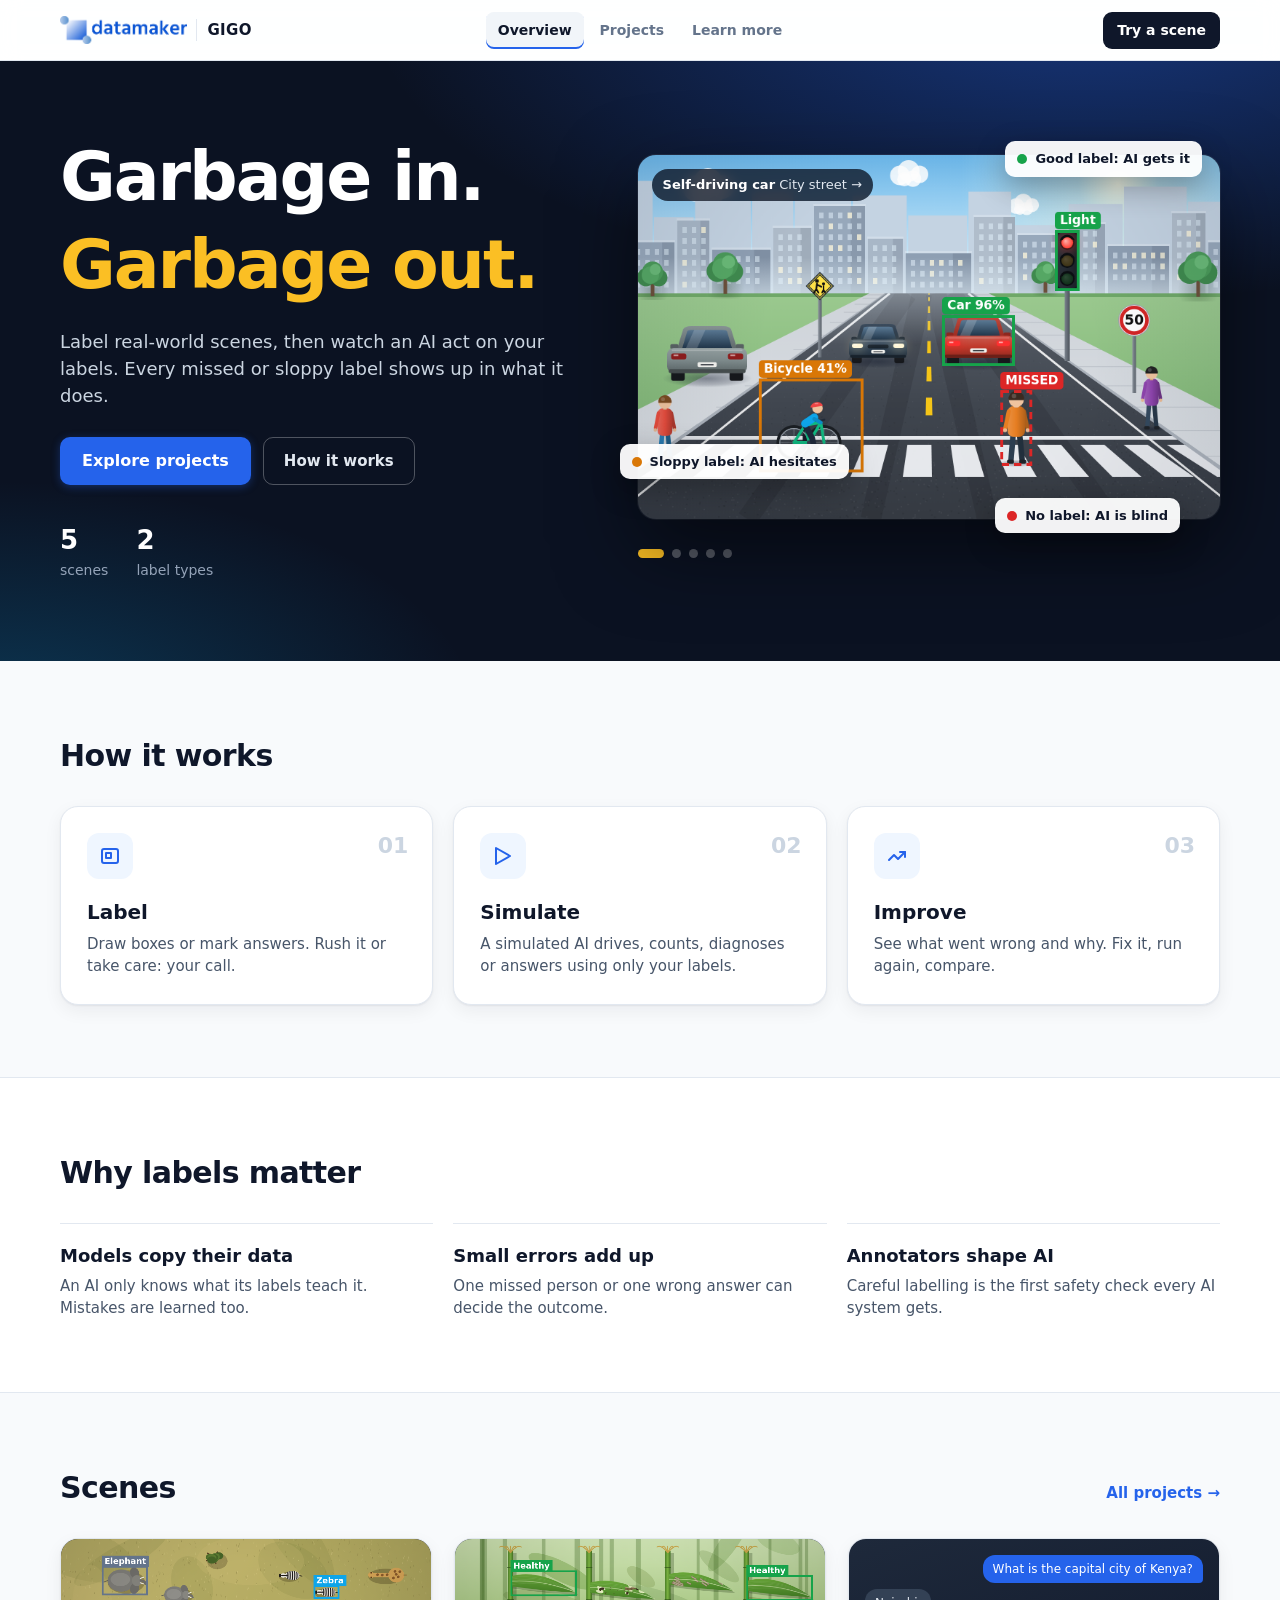
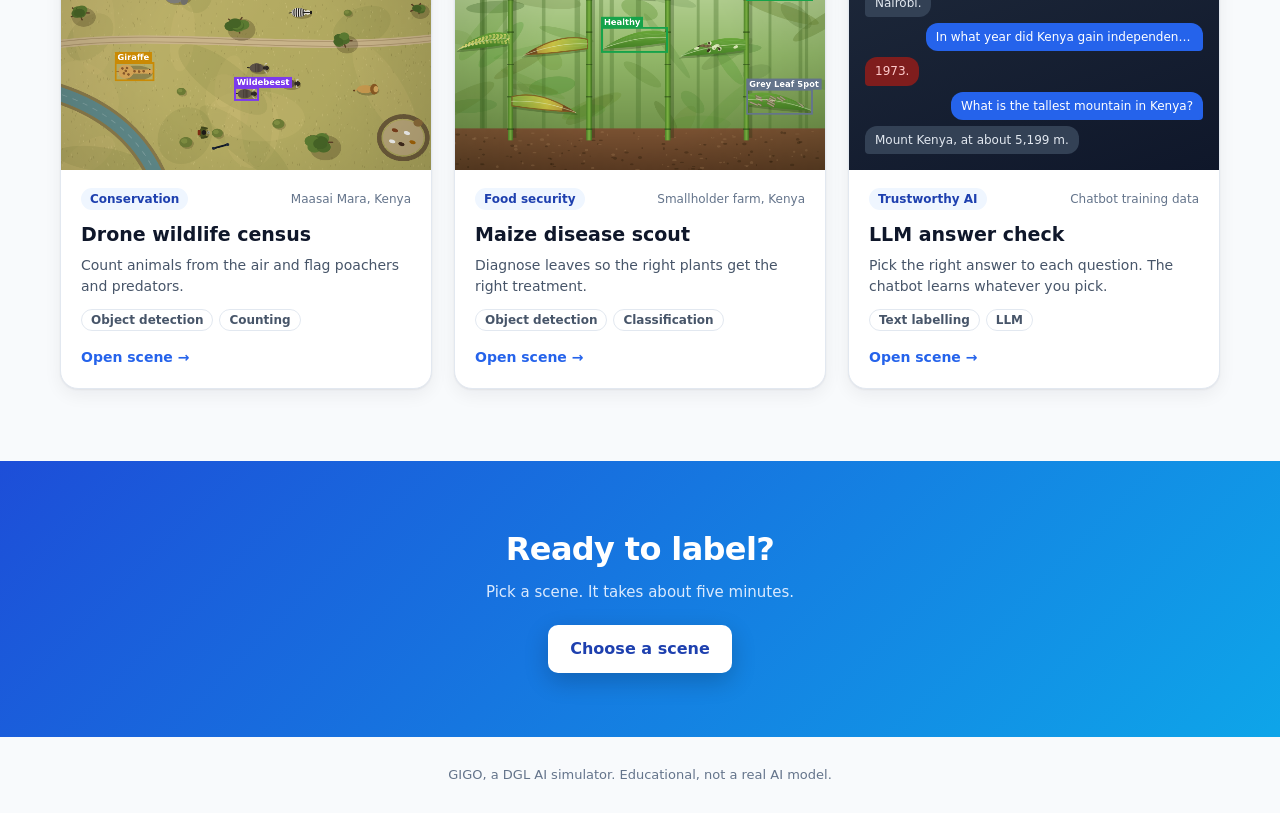
<file: index.html>
<!doctype html>
<html lang="en">
<head>
<meta charset="utf-8">
<meta name="viewport" content="width=device-width, initial-scale=1">
<link rel="icon" type="image/png" href="assets/favicon.png">
<link rel="apple-touch-icon" href="assets/favicon.png">
<title>GIGO – Train the AI, See Results in Realtime</title>
<meta name="description" content="Label data, then watch an AI act on it. A hands-on simulator for AI data annotation.">
<link rel="stylesheet" href="css/styles.css">
<link rel="stylesheet" href="css/site.css">
</head>
<body class="site">
<script src="js/nav.js"></script>

<main>
  <section class="hero">
    <div class="hero-in">
      <div class="hero-copy">
        <h1>Garbage in.<br><span>Garbage out.</span></h1>
        <p class="lead">Label real-world scenes, then watch an AI act on your labels. Every missed or sloppy label shows up in what it does.</p>
        <div class="hero-ctas">
          <a class="btn primary" href="projects.html">Explore projects</a>
          <a class="btn ghost-light" href="#how">How it works</a>
        </div>
        <ul class="hero-facts">
          <li><b>5</b> scenes</li>
          <li><b>2</b> label types</li>
        </ul>
      </div>
      <figure class="hero-visual" aria-roledescription="carousel" aria-label="Scenes">
        <div class="hs-stage"></div>
        <a class="hs-label" href="play.html"></a>
        <figcaption class="float f1"><i class="dot ok"></i>Good label: AI gets it</figcaption>
        <figcaption class="float f2"><i class="dot warn"></i>Sloppy label: AI hesitates</figcaption>
        <figcaption class="float f3"><i class="dot bad"></i>No label: AI is blind</figcaption>
        <div class="hs-dots"></div>
      </figure>
    </div>
  </section>

  <section class="sect" id="how">
    <div class="band-in">
      <h2 class="sec-title">How it works</h2>
      <div class="hero-cards">
        <article class="hcard">
          <span class="hc-icon" aria-hidden="true"><svg viewBox="0 0 24 24"><rect x="4" y="5" width="16" height="14" rx="2"/><path d="M8 9h5v5H8z"/></svg></span>
          <span class="hc-step">01</span>
          <h3>Label</h3>
          <p>Draw boxes or mark answers. Rush it or take care: your call.</p>
        </article>
        <article class="hcard">
          <span class="hc-icon" aria-hidden="true"><svg viewBox="0 0 24 24"><path d="M5 4l14 8-14 8z"/></svg></span>
          <span class="hc-step">02</span>
          <h3>Simulate</h3>
          <p>A simulated AI drives, counts, diagnoses or answers using only your labels.</p>
        </article>
        <article class="hcard">
          <span class="hc-icon" aria-hidden="true"><svg viewBox="0 0 24 24"><path d="M4 16l5-5 4 4 7-7"/><path d="M15 8h5v5"/></svg></span>
          <span class="hc-step">03</span>
          <h3>Improve</h3>
          <p>See what went wrong and why. Fix it, run again, compare.</p>
        </article>
      </div>
    </div>
  </section>

  <section class="sect alt">
    <div class="band-in">
      <h2 class="sec-title">Why labels matter</h2>
      <div class="why-grid">
        <article class="wcard"><h3>Models copy their data</h3><p>An AI only knows what its labels teach it. Mistakes are learned too.</p></article>
        <article class="wcard"><h3>Small errors add up</h3><p>One missed person or one wrong answer can decide the outcome.</p></article>
        <article class="wcard"><h3>Annotators shape AI</h3><p>Careful labelling is the first safety check every AI system gets.</p></article>
      </div>
    </div>
  </section>

  <section class="sect">
    <div class="band-in">
      <div class="sec-head">
        <h2 class="sec-title">Scenes</h2>
        <a class="more" href="projects.html">All projects &rarr;</a>
      </div>
      <div id="teaser" class="gallery"></div>
    </div>
  </section>

  <section class="cta-band">
    <div class="band-in">
      <h2>Ready to label?</h2>
      <p>Pick a scene. It takes about five minutes.</p>
      <a class="btn primary" href="projects.html">Choose a scene</a>
    </div>
  </section>
</main>

<footer class="site-foot"><p>GIGO, a DGL AI simulator. Educational, not a real AI model.</p></footer>

<script src="js/config.js"></script>
<script src="js/scene.js"></script>
<script src="js/warehouse.js"></script>
<script src="js/drone.js"></script>
<script src="js/crop.js"></script>
<script src="js/llm.js"></script>
<script src="js/gallery.js"></script>
<script src="js/hero.js"></script>
<script>
  (function (G) {
    G.renderGallery(document.getElementById('teaser'), ['drone', 'crop', 'llm']);
    G.initHero(document.querySelector('.hero-visual'));
  })(window.GIGO);
</script>
</body>
</html>
</file>
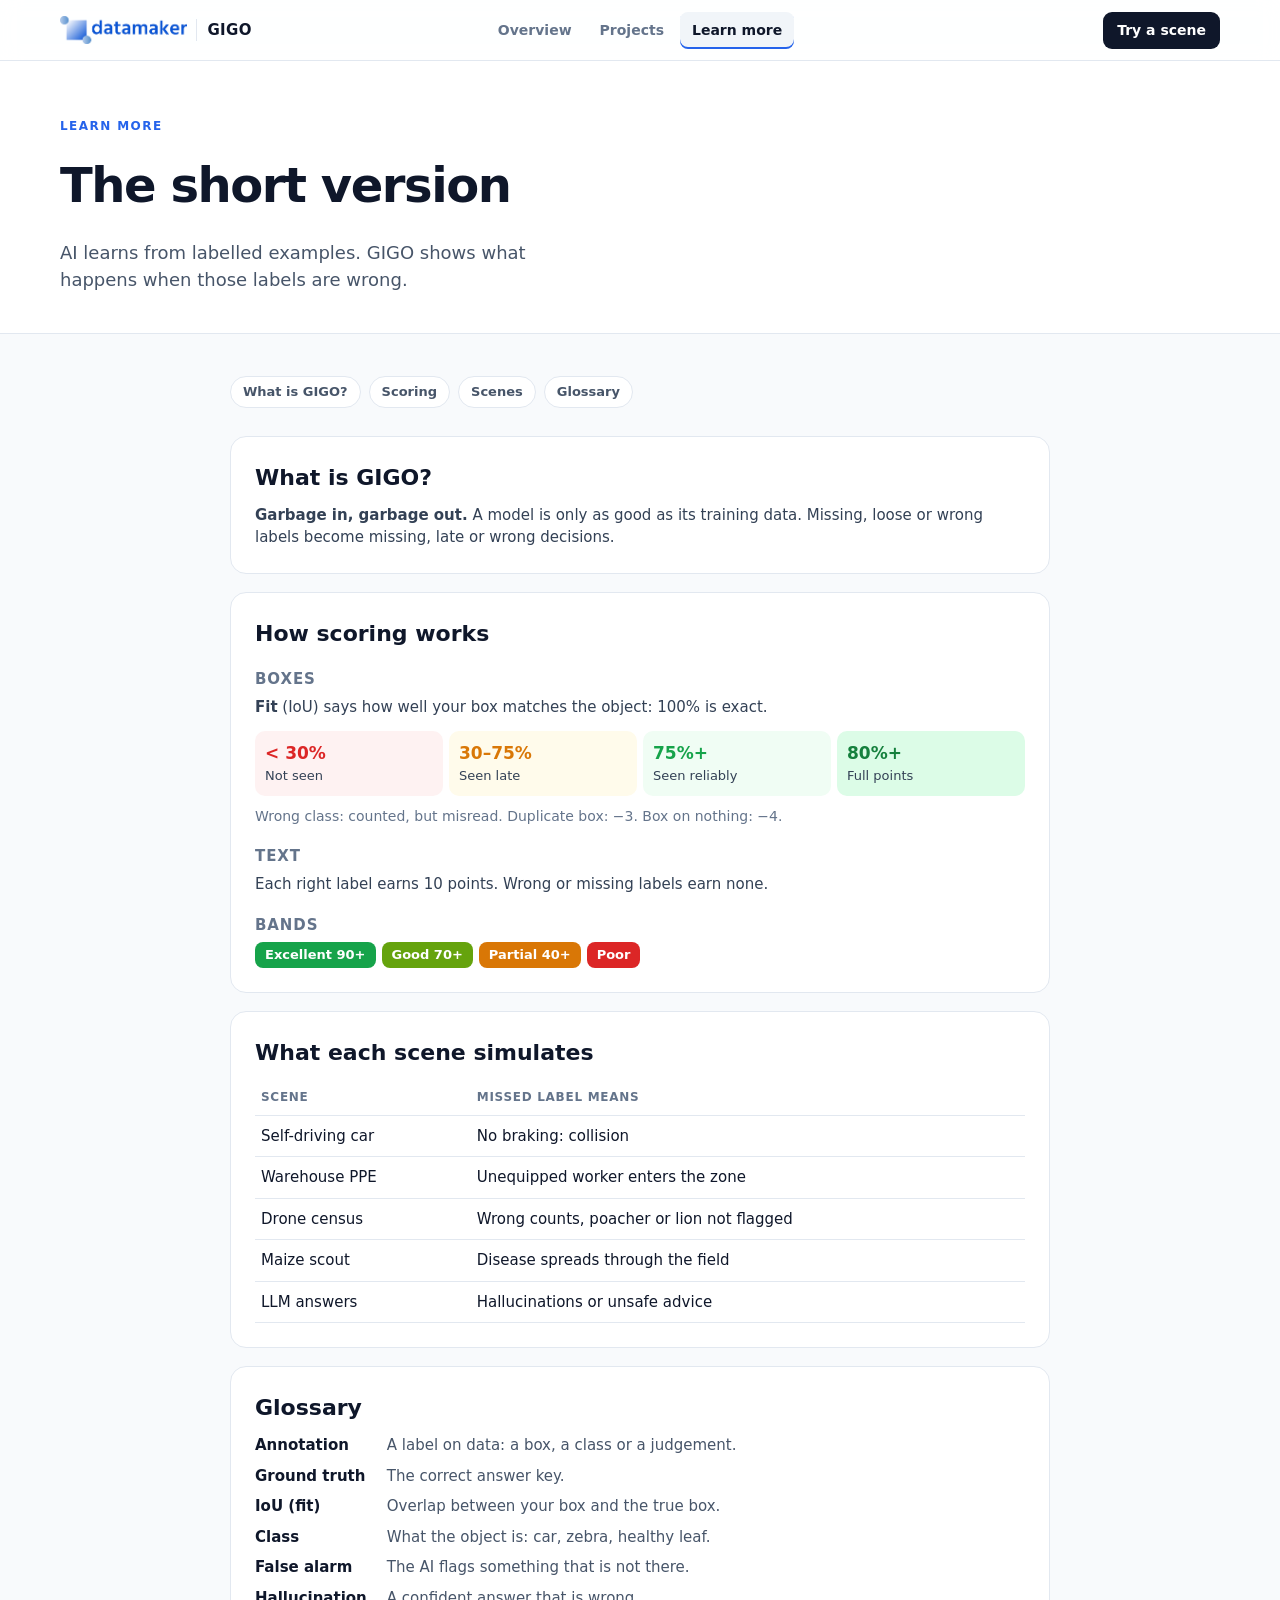
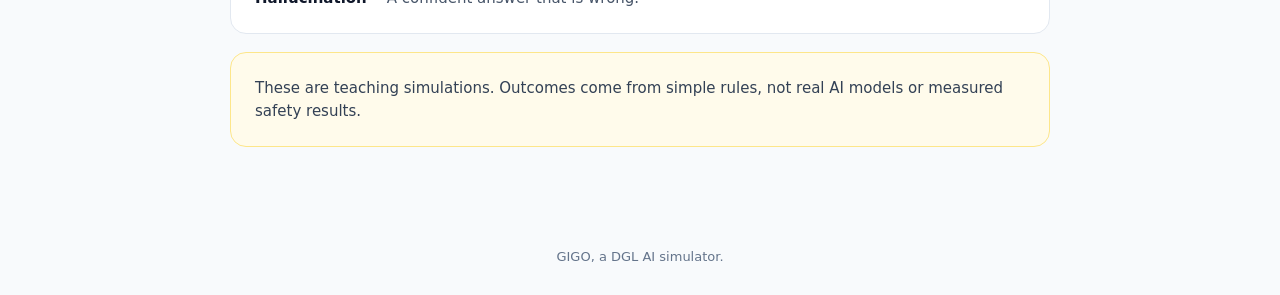
<file: learn.html>
<!doctype html>
<html lang="en">
<head>
<meta charset="utf-8">
<meta name="viewport" content="width=device-width, initial-scale=1">
<link rel="icon" type="image/png" href="assets/favicon.png">
<link rel="apple-touch-icon" href="assets/favicon.png">
<title>Learn more – GIGO</title>
<link rel="stylesheet" href="css/styles.css">
<link rel="stylesheet" href="css/site.css">
</head>
<body class="site">
<script src="js/nav.js"></script>

<main>
  <section class="page-head">
    <div class="band-in">
      <p class="eyebrow">Learn more</p>
      <h1>The short version</h1>
      <p class="lead">AI learns from labelled examples. GIGO shows what happens when those labels are wrong.</p>
    </div>
  </section>

  <div class="sect tight"><div class="band-in learn">
    <nav class="toc" aria-label="On this page">
      <a href="#what">What is GIGO?</a><a href="#scoring">Scoring</a><a href="#scenes">Scenes</a><a href="#glossary">Glossary</a>
    </nav>

    <section id="what" class="lcard">
      <h2>What is GIGO?</h2>
      <p><b>Garbage in, garbage out.</b> A model is only as good as its training data. Missing, loose or wrong labels become missing, late or wrong decisions.</p>
    </section>

    <section id="scoring" class="lcard">
      <h2>How scoring works</h2>
      <h3>Boxes</h3>
      <p><b>Fit</b> (IoU) says how well your box matches the object: 100% is exact.</p>
      <div class="fit-scale" role="list">
        <div role="listitem" class="bad"><b>&lt; 30%</b>Not seen</div>
        <div role="listitem" class="warn"><b>30–75%</b>Seen late</div>
        <div role="listitem" class="ok"><b>75%+</b>Seen reliably</div>
        <div role="listitem" class="ok2"><b>80%+</b>Full points</div>
      </div>
      <p class="muted-p">Wrong class: counted, but misread. Duplicate box: &minus;3. Box on nothing: &minus;4.</p>
      <h3>Text</h3>
      <p>Each right label earns 10 points. Wrong or missing labels earn none.</p>
      <h3>Bands</h3>
      <p class="bands"><span style="--c:#16a34a">Excellent 90+</span><span style="--c:#65a30d">Good 70+</span><span style="--c:#d97706">Partial 40+</span><span style="--c:#dc2626">Poor</span></p>
    </section>

    <section id="scenes" class="lcard">
      <h2>What each scene simulates</h2>
      <table class="ltable">
        <thead><tr><th>Scene</th><th>Missed label means</th></tr></thead>
        <tbody>
          <tr><td>Self-driving car</td><td>No braking: collision</td></tr>
          <tr><td>Warehouse PPE</td><td>Unequipped worker enters the zone</td></tr>
          <tr><td>Drone census</td><td>Wrong counts, poacher or lion not flagged</td></tr>
          <tr><td>Maize scout</td><td>Disease spreads through the field</td></tr>
          <tr><td>LLM answers</td><td>Hallucinations or unsafe advice</td></tr>
        </tbody>
      </table>
    </section>

    <section id="glossary" class="lcard">
      <h2>Glossary</h2>
      <dl class="gloss">
        <dt>Annotation</dt><dd>A label on data: a box, a class or a judgement.</dd>
        <dt>Ground truth</dt><dd>The correct answer key.</dd>
        <dt>IoU (fit)</dt><dd>Overlap between your box and the true box.</dd>
        <dt>Class</dt><dd>What the object is: car, zebra, healthy leaf.</dd>
        <dt>False alarm</dt><dd>The AI flags something that is not there.</dd>
        <dt>Hallucination</dt><dd>A confident answer that is wrong.</dd>
      </dl>
    </section>

    <section class="lcard note-card">
      <p>These are teaching simulations. Outcomes come from simple rules, not real AI models or measured safety results.</p>
    </section>
  </div></div>
</main>

<footer class="site-foot"><p>GIGO, a DGL AI simulator.</p></footer>
</body>
</html>
</file>
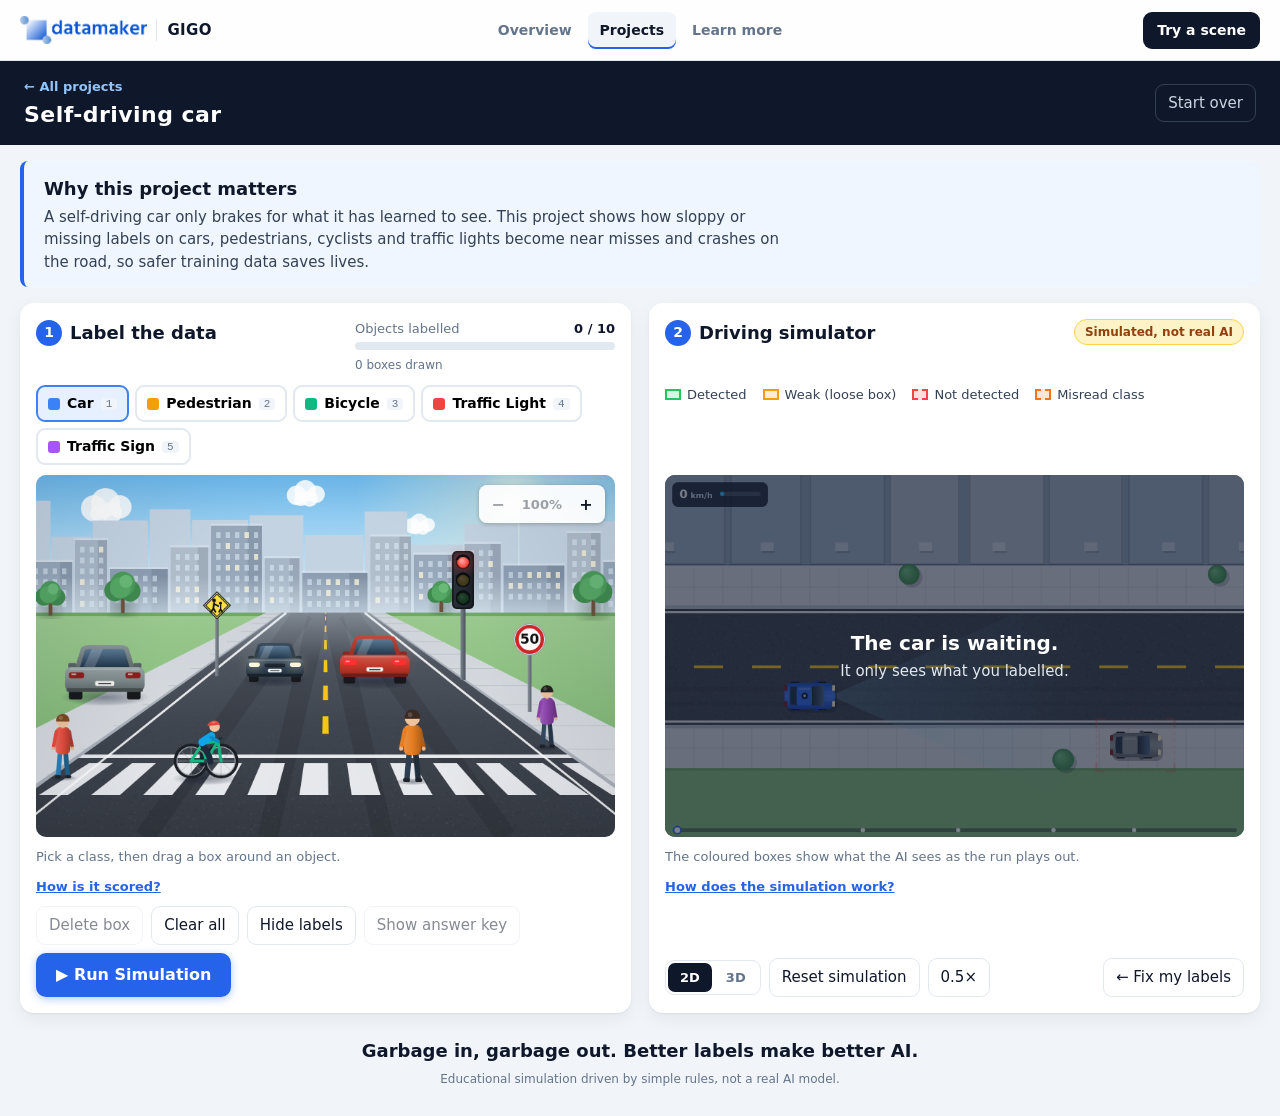
<file: play.html>
<!doctype html>
<html lang="en">
<head>
<meta charset="utf-8">
<meta name="viewport" content="width=device-width, initial-scale=1">
<link rel="icon" type="image/png" href="assets/favicon.png">
<link rel="apple-touch-icon" href="assets/favicon.png">
<title>GIGO Simulator</title>
<link rel="stylesheet" href="css/styles.css">
<link rel="stylesheet" href="css/site.css">
</head>
<body class="app">
<script src="js/nav.js"></script>
<header class="topbar">
  <div class="brand">
    <a class="back" href="projects.html">&larr; All projects</a>
    <h1 id="scene-title">Simulator</h1>
  </div>
  <button id="btn-startover" class="ghost" type="button">Start over</button>
</header>

<section class="purpose" aria-labelledby="h-purpose">
  <h2 id="h-purpose">Why this project matters</h2>
  <p id="purpose-text"></p>
</section>

<main class="panels">
  <section class="panel" id="panel-annotate" aria-labelledby="h-annot">
    <div class="panel-head">
      <h2 id="h-annot"><span class="num">1</span> Label the data</h2>
      <div class="progress" aria-live="polite">
        <div class="progress-top"><span id="progress-label">Objects labelled</span><b id="progress-count">0 / 10</b></div>
        <div class="bar"><div id="progress-fill"></div></div>
        <small id="progress-boxes">0 boxes drawn</small>
      </div>
    </div>
    <div id="class-bar" class="class-bar" role="group" aria-label="Object class"></div>
    <div class="stage" id="annot-stage"><canvas id="annot-canvas" width="800" height="500" aria-label="Scene to annotate"></canvas></div>
    <ol id="label-list" class="qa-list" hidden></ol>
    <div class="panel-foot">
    <p id="hint" class="hint"></p>
    <a class="help-link" href="learn.html#scoring">How is it scored?</a>
    <div class="toolbar">
      <button id="btn-delete" type="button" class="ghost" disabled>Delete box</button>
      <button id="btn-clear" type="button" class="ghost">Clear all</button>
      <button id="btn-labels" type="button" class="ghost" aria-pressed="false" title="Hide the class names on your boxes">Hide labels</button>
      <button id="btn-key" type="button" class="ghost" aria-pressed="false" title="Available after your first run">Show answer key</button>
      <span class="spacer"></span>
      <button id="btn-run" type="button" class="primary">&#9654; Run Simulation</button>
    </div>
    </div>
  </section>

  <section class="panel" id="panel-sim" aria-labelledby="h-sim">
    <div class="panel-head">
      <h2 id="h-sim"><span class="num">2</span> <span id="sim-title">Simulator</span></h2>
      <span class="badge" title="The outcome comes from simple rules, not a real AI model">Simulated, not real AI</span>
    </div>
    <ul class="legend" id="legend">
      <li><i style="--c:#22c55e"></i>Detected</li>
      <li><i style="--c:#f59e0b"></i>Weak (loose box)</li>
      <li><i style="--c:#ef4444" class="dash"></i>Not detected</li>
      <li><i style="--c:#f97316" class="dash"></i>Misread class</li>
    </ul>
    <div class="stage sim-stage">
      <canvas id="sim-canvas" width="800" height="500" aria-label="Simulation"></canvas>
      <div id="chat" class="chat" hidden></div>
      <div id="sim-overlay" class="overlay">
        <div id="sim-idle"></div>
      </div>
    </div>
    <div class="panel-foot">
    <p id="sim-hint" class="hint">The coloured boxes show what the AI sees as the run plays out.</p>
    <a class="help-link" href="learn.html">How does the simulation work?</a>
    <div class="toolbar">
      <div id="view-seg" class="seg" role="group" aria-label="Camera view">
        <button id="btn-view-2d" type="button" aria-pressed="true" title="Top-down view">2D</button>
        <button id="btn-view-3d" type="button" aria-pressed="false" title="Chase-camera view">3D</button>
      </div>
      <button id="btn-reset-sim" type="button" class="ghost">Reset simulation</button>
      <button id="btn-speed" type="button" class="ghost" title="Playback speed">0.5&times;</button>
      <button id="btn-pause" type="button" class="ghost" aria-pressed="false" hidden>&#10074;&#10074; Pause</button>
      <button id="btn-skip" type="button" class="ghost" hidden>Skip to result</button>
      <span class="spacer"></span>
      <button id="btn-correct" type="button" class="ghost">&larr; Fix my labels</button>
    </div>
    </div>
  </section>
</main>

<div id="results-bar" class="results-bar" hidden>
  <button id="btn-results" type="button" class="primary" aria-expanded="false" aria-controls="results">View Results</button>
</div>

<section id="results" class="results" aria-label="Results and feedback" hidden>
  <article class="card">
    <h3>Label quality</h3>
    <p id="score-empty" class="empty">Run to see your score.</p>
    <div id="score-body" hidden>
      <div class="score-top"><div id="score-gauge" class="gauge"></div><div id="score-band" class="bandrow"></div></div>
      <ul id="score-metrics" class="metrics"></ul>
    </div>
  </article>

  <article class="card">
    <h3>What the AI learned</h3>
    <p id="detect-empty" class="empty">Run to see what it learned.</p>
    <div id="detect-body" hidden>
      <p id="detect-sum" class="sum"></p>
      <ul id="detect-list" class="detect"></ul>
      <small class="muted">Click a row to find it.</small>
    </div>
  </article>

  <article class="card">
    <h3 id="drive-title">Driving result</h3>
    <p id="drive-empty" class="empty">Run to see the result.</p>
    <div id="drive-body" hidden>
      <div id="drive-head" class="outcome"></div>
      <div id="drive-chips" class="stats"></div>
      <ul id="drive-log" class="log"></ul>
    </div>
  </article>

  <article class="card wide">
    <h3>What went wrong</h3>
    <p id="why-empty" class="empty">Mistakes and their effects appear here.</p>
    <div id="why-body" hidden><ul id="why-list" class="why"></ul></div>
  </article>

  <article class="card">
    <h3>How to improve</h3>
    <p id="fix-empty" class="empty">Tips appear after a run.</p>
    <div id="fix-body" hidden>
      <ul id="fix-list" class="fix"></ul>
      <button id="btn-correct2" type="button" class="primary small" onclick="document.getElementById('btn-correct').click()">Fix and run again</button>
    </div>
  </article>

  <article class="card">
    <h3>Before and after</h3>
    <p id="compare-empty" class="empty">Run twice to compare.</p>
    <div id="compare-body" hidden>
      <p id="compare-note" class="muted"></p>
      <table id="compare-table" class="compare"></table>
    </div>
  </article>
</section>

<footer class="foot">
  <p id="core-message" class="core"></p>
  <p class="disclaimer-text"></p>
</footer>

<script src="js/config.js"></script>
<script src="js/scene.js"></script>
<script src="js/warehouse.js"></script>
<script src="js/evaluator.js"></script>
<script src="js/annotator.js"></script>
<script src="js/simulator.js"></script>
<script src="js/sim-3d.js"></script>
<script src="js/sim-view.js"></script>
<script src="js/ppe-sim.js"></script>
<script src="js/ppe-view.js"></script>
<script src="js/view-kit.js"></script>
<script src="js/drone.js"></script>
<script src="js/drone-sim.js"></script>
<script src="js/drone-view.js"></script>
<script src="js/crop.js"></script>
<script src="js/crop-sim.js"></script>
<script src="js/crop-view.js"></script>
<script src="js/llm.js"></script>
<script src="js/llm-sim.js"></script>
<script src="js/llm-view.js"></script>
<script src="js/feedback.js"></script>
<script src="js/app.js"></script>
</body>
</html>
</file>
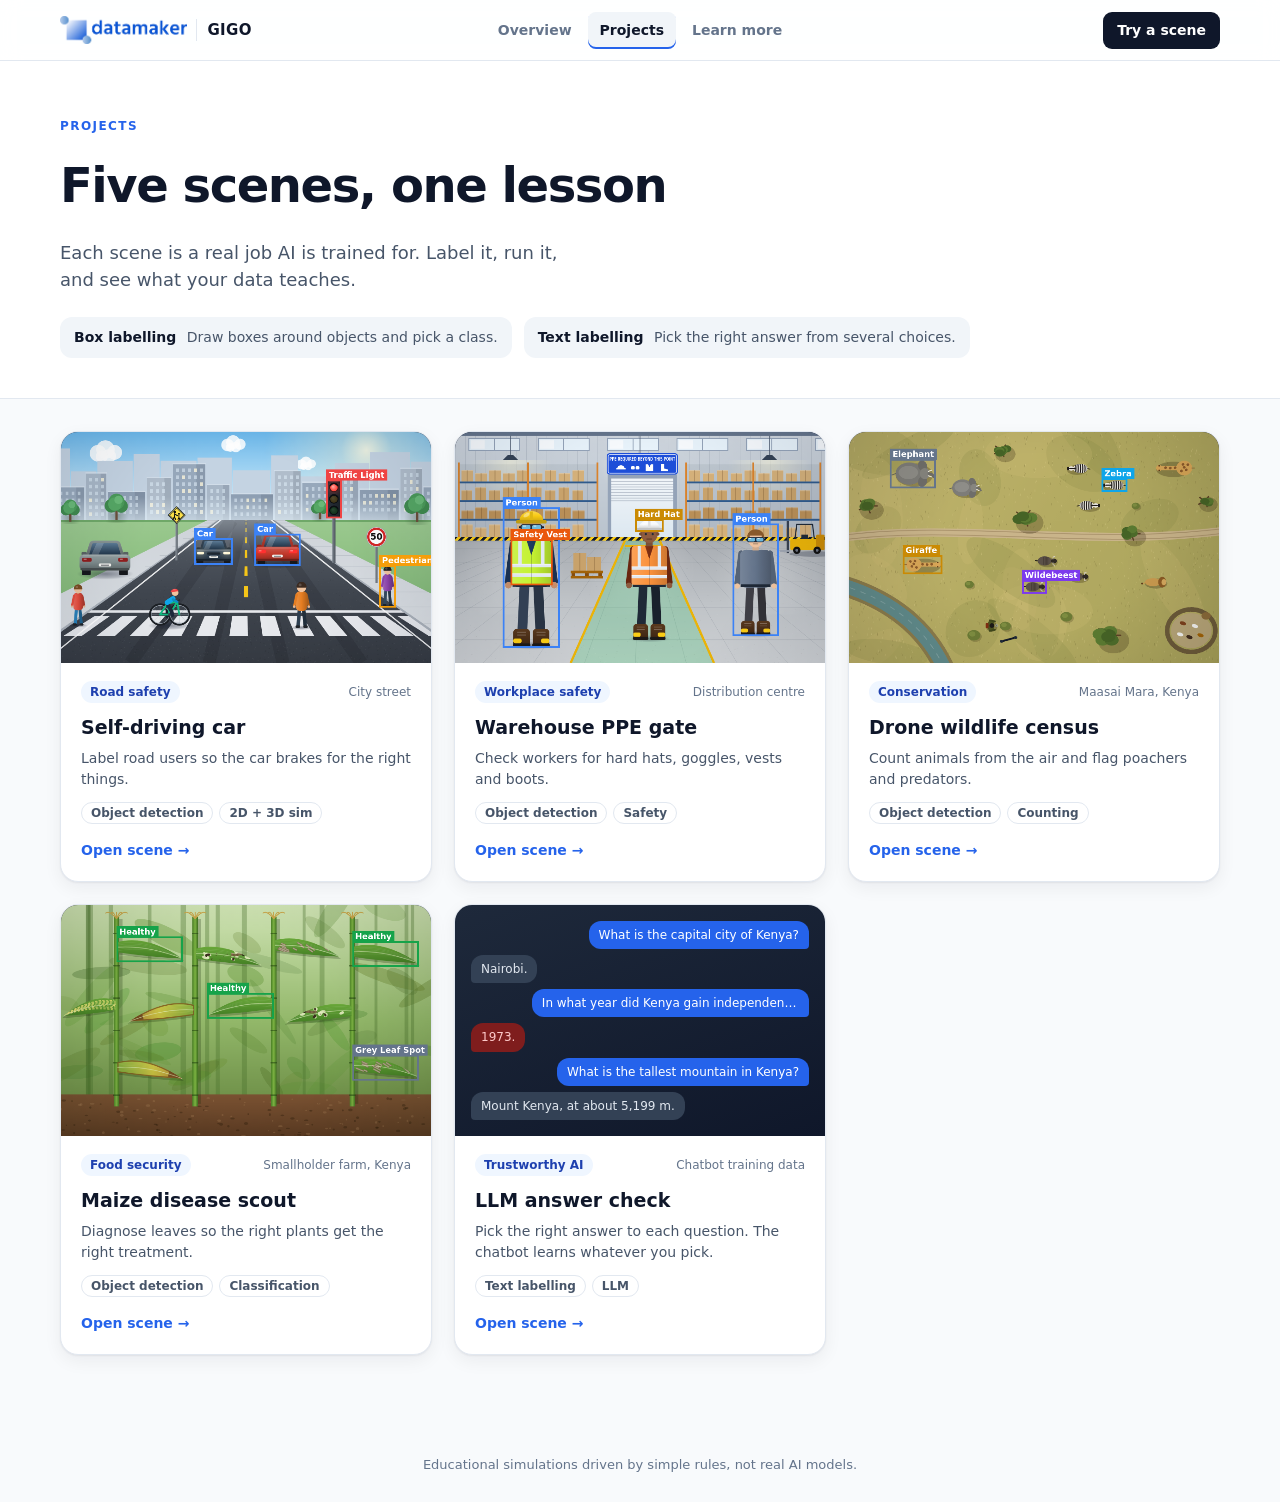
<file: projects.html>
<!doctype html>
<html lang="en">
<head>
<meta charset="utf-8">
<meta name="viewport" content="width=device-width, initial-scale=1">
<link rel="icon" type="image/png" href="assets/favicon.png">
<link rel="apple-touch-icon" href="assets/favicon.png">
<title>Projects – GIGO</title>
<link rel="stylesheet" href="css/styles.css">
<link rel="stylesheet" href="css/site.css">
</head>
<body class="site">
<script src="js/nav.js"></script>

<main>
  <section class="page-head">
    <div class="band-in">
      <p class="eyebrow">Projects</p>
      <h1>Five scenes, one lesson</h1>
      <p class="lead">Each scene is a real job AI is trained for. Label it, run it, and see what your data teaches.</p>
      <ul class="kinds">
        <li><b>Box labelling</b> Draw boxes around objects and pick a class.</li>
        <li><b>Text labelling</b> Pick the right answer from several choices.</li>
      </ul>
    </div>
  </section>
  <section class="sect tight">
    <div class="band-in"><div id="gallery" class="gallery"></div></div>
  </section>
</main>

<footer class="site-foot"><p>Educational simulations driven by simple rules, not real AI models.</p></footer>

<script src="js/config.js"></script>
<script src="js/scene.js"></script>
<script src="js/warehouse.js"></script>
<script src="js/drone.js"></script>
<script src="js/crop.js"></script>
<script src="js/llm.js"></script>
<script src="js/gallery.js"></script>
<script>GIGO.renderGallery(document.getElementById('gallery'));</script>
</body>
</html>
</file>
<file: css/styles.css>
:root {
  --bg: #f1f5f9; --card: #ffffff; --ink: #0f172a; --muted: #64748b; --line: #e2e8f0;
  --brand: #2563eb; --brand-ink: #1e40af; --ok: #16a34a; --warn: #d97706; --bad: #dc2626; --mid: #ea580c;
  --radius: 14px; --ease-out: cubic-bezier(.16, 1, .3, 1); --shadow: 0 1px 2px rgba(15,23,42,.06), 0 6px 18px rgba(15,23,42,.06);
}
* { box-sizing: border-box; }
html { scroll-behavior: smooth; }
body { margin: 0; background: var(--bg); color: var(--ink); font: 15px/1.5 system-ui, -apple-system, "Segoe UI", Roboto, sans-serif; }
button { font: inherit; cursor: pointer; }
button:disabled { cursor: not-allowed; opacity: .5; }
h1, h2, h3, p { margin: 0; }

/* header */
.topbar { display: flex; align-items: center; gap: 24px; padding: 14px 24px; background: #0f172a; color: #fff; flex-wrap: wrap; }
.brand h1 { font-size: 24px; letter-spacing: .02em; font-weight: 800; }
.brand h1 span { font-weight: 500; color: #93c5fd; margin-left: 6px; font-size: 18px; }
.brand p { font-size: 12px; color: #94a3b8; }
.ghost { background: transparent; border: 1px solid var(--line); color: inherit; border-radius: 9px; padding: 7px 12px; }
.topbar .ghost { border-color: #334155; color: #cbd5e1; }
.ghost:hover:not(:disabled) { background: rgba(100,116,139,.12); }
.ghost[aria-pressed="true"] { background: #fef3c7; border-color: #f59e0b; color: #92400e; }
.primary { background: var(--brand); color: #fff; border: 0; border-radius: 10px; padding: 10px 20px; font-weight: 700; font-size: 16px; box-shadow: 0 2px 8px rgba(37,99,235,.35); }
.primary:hover:not(:disabled) { background: var(--brand-ink); }
.primary.small { padding: 8px 14px; font-size: 14px; margin-top: 10px; }
:focus-visible { outline: 3px solid #93c5fd; outline-offset: 2px; }

/* panels */
.panels { max-width: 1500px; margin: 16px auto; padding: 0 20px; display: grid; grid-template-columns: minmax(0, 1fr) minmax(0, 1fr); gap: 18px; }
.panel { background: var(--card); border-radius: var(--radius); box-shadow: var(--shadow); padding: 16px; min-width: 0; display: flex; flex-direction: column; gap: 10px; }
.panel-head { display: flex; justify-content: space-between; align-items: flex-start; gap: 12px; flex-wrap: wrap; }
.panel h2 { font-size: 18px; display: flex; align-items: center; gap: 8px; }
.num { display: inline-grid; place-items: center; width: 26px; height: 26px; border-radius: 50%; background: var(--brand); color: #fff; font-size: 14px; }
.badge { background: #fef3c7; color: #92400e; border: 1px solid #fcd34d; border-radius: 999px; font-size: 12px; font-weight: 700; padding: 3px 10px; }
.progress { min-width: 200px; flex: 0 1 260px; }
.progress-top { display: flex; justify-content: space-between; font-size: 13px; color: var(--muted); }
.progress-top b { color: var(--ink); }
.bar { height: 8px; background: var(--line); border-radius: 99px; overflow: hidden; margin: 3px 0; }
.bar > div { height: 100%; width: 100%; transform-origin: left; transform: scaleX(0); background: linear-gradient(90deg, #38bdf8, #2563eb); transition: transform .3s var(--ease-out); }
.progress small { color: var(--muted); font-size: 12px; }

.class-bar { display: flex; gap: 6px; flex-wrap: wrap; }
.cls { display: inline-flex; align-items: center; gap: 7px; padding: 6px 10px; border-radius: 9px; border: 2px solid var(--line); background: #fff; font-weight: 600; font-size: 14px; }
.cls i { width: 12px; height: 12px; border-radius: 3px; background: var(--c); }
.cls kbd { font: 11px ui-monospace, monospace; color: var(--muted); background: var(--bg); border-radius: 4px; padding: 0 5px; }
.cls.on { border-color: var(--c); background: color-mix(in srgb, var(--c) 12%, #fff); }

.stage { position: relative; border-radius: 10px; overflow: hidden; background: #cbd5e1; line-height: 0; }
.stage canvas { width: 100%; height: auto; display: block; touch-action: none; }
canvas.locked { opacity: .92; }
.hint { color: var(--muted); font-size: 13px; min-height: 20px; }
.toolbar { display: flex; gap: 8px; align-items: center; flex-wrap: wrap; }
.spacer { flex: 1; }
.seg { display: inline-flex; border: 1px solid var(--line); border-radius: 9px; padding: 2px; gap: 2px; }
.seg button { background: transparent; border: 0; border-radius: 7px; padding: 5px 12px; font-weight: 700; font-size: 13px; color: var(--muted); transition: background-color .15s var(--ease-out), color .15s var(--ease-out); }
.seg button:hover:not([aria-pressed="true"]) { background: rgba(100,116,139,.12); color: var(--ink); }
.seg button[aria-pressed="true"] { background: var(--ink); color: #fff; }
.overlay { position: absolute; inset: 0; display: grid; place-items: center; background: rgba(15,23,42,.55); color: #fff; text-align: center; line-height: 1.4; padding: 20px; }
.overlay[hidden] { display: none; }
.overlay strong { font-size: 20px; display: block; margin-bottom: 4px; }
.overlay p { color: #e2e8f0; max-width: 340px; margin: 0 auto; }
.legend { list-style: none; display: flex; gap: 16px; flex-wrap: wrap; margin: 0; padding: 0; font-size: 13px; color: #334155; }
.legend i { display: inline-block; width: 16px; height: 11px; border: 2px solid var(--c); background: color-mix(in srgb, var(--c) 18%, transparent); margin-right: 6px; vertical-align: -1px; }
.legend i.dash { border-style: dashed; }
.note { font-size: 12px; color: var(--muted); }

/* results */
.results { max-width: 1500px; margin: 0 auto 16px; padding: 0 20px; display: grid; grid-template-columns: repeat(3, 1fr); gap: 18px; scroll-margin-top: 12px; }
.card { background: var(--card); border-radius: var(--radius); box-shadow: var(--shadow); padding: 16px; min-width: 0; }
.card.wide { grid-column: span 2; }
.card h3 { font-size: 16px; margin-bottom: 10px; }
.empty { color: var(--muted); font-size: 14px; background: var(--bg); border-radius: 10px; padding: 14px; }
.muted { color: var(--muted); font-size: 12px; }
.score-top { display: flex; align-items: center; gap: 16px; }
.gauge { width: 120px; flex: none; }
.bandrow { display: flex; flex-direction: column; gap: 6px; align-items: flex-start; }
.band { color: #fff; font-weight: 800; border-radius: 8px; padding: 4px 14px; font-size: 18px; }
.risk { color: var(--muted); font-weight: 600; }
.metrics { list-style: none; padding: 0; margin: 12px 0 0; display: grid; gap: 4px; font-size: 14px; }
.metrics li { display: flex; justify-content: space-between; border-bottom: 1px dashed var(--line); padding: 2px 0; }
.metrics b.zero { color: #94a3b8; font-weight: 600; }
.metrics b.ok { color: var(--ok); } .metrics b.warn { color: var(--warn); } .metrics b.bad { color: var(--bad); } .metrics b.mid { color: var(--mid); }
.sum { font-weight: 700; margin-bottom: 8px; }
.detect { list-style: none; margin: 0 0 6px; padding: 0; display: grid; gap: 4px; }
.det-row { width: 100%; display: grid; grid-template-columns: auto 1fr auto; gap: 8px; align-items: center; text-align: left; background: #f8fafc; border: 1px solid var(--line); border-radius: 8px; padding: 5px 8px; font-size: 13px; }
.det-row:hover { background: #eef2ff; border-color: #c7d2fe; }
.det-name { overflow: hidden; text-overflow: ellipsis; white-space: nowrap; }
.tag-crit { font-style: normal; font-size: 10px; font-weight: 800; text-transform: uppercase; color: var(--bad); border: 1px solid #fecaca; border-radius: 4px; padding: 0 4px; margin-left: 6px; }
.det-iou { color: var(--muted); font-size: 12px; font-variant-numeric: tabular-nums; }
.chip { font-size: 11px; font-weight: 800; border-radius: 99px; padding: 2px 9px; min-width: 88px; text-align: center; color: #fff; }
.chip.ok { background: var(--ok); } .chip.warn { background: var(--warn); } .chip.bad { background: var(--bad); } .chip.mid { background: var(--mid); }
.outcome { border-radius: 10px; padding: 10px 12px 10px 38px; display: grid; gap: 2px; border: 1px solid; position: relative; }
.outcome::before { content: ''; position: absolute; left: 14px; top: 16px; width: 12px; height: 12px; border-radius: 50%; background: currentColor; box-shadow: 0 0 0 4px color-mix(in srgb, currentColor 18%, transparent); }
.outcome strong { font-size: 18px; }
.outcome.good { background: #f0fdf4; border-color: #bbf7d0; color: #15803d; } .outcome.warn { background: #fffbeb; border-color: #fde68a; color: #b45309; } .outcome.bad { background: #fef2f2; border-color: #fecaca; color: #b91c1c; }
.outcome span { color: #334155; }
.stats { display: flex; flex-wrap: wrap; gap: 6px; margin: 10px 0; }
.stat { background: var(--bg); border-radius: 8px; padding: 3px 9px; font-size: 13px; color: var(--muted); }
.stat b { color: var(--ink); } .stat.hot { background: #fee2e2; color: #991b1b; } .stat.hot b { color: #991b1b; }
.log { list-style: none; padding: 0; margin: 0; font-size: 13px; max-height: 150px; overflow: auto; display: grid; gap: 2px; }
.log li { padding-left: 16px; position: relative; }
.log li::before { content: ''; position: absolute; left: 3px; top: .55em; width: 7px; height: 7px; border-radius: 50%; background: var(--line); }
.log li.ok::before { background: var(--ok); } .log li.warn::before { background: var(--warn); } .log li.bad::before { background: var(--bad); }
.log time { color: var(--muted); font-variant-numeric: tabular-nums; margin-right: 4px; }
.why { list-style: none; padding: 0; margin: 0; display: grid; gap: 8px; grid-template-columns: repeat(auto-fit, minmax(300px, 1fr)); }
.why li { background: #fffbeb; border: 1px solid #fde68a; border-radius: 10px; padding: 10px 12px; }
.why li.crit { background: #fef2f2; border-color: #fecaca; }
.why li.allgood { background: #f0fdf4; border-color: #bbf7d0; grid-column: 1 / -1; }
.why strong { display: block; margin-bottom: 2px; }
.why p { font-size: 14px; color: #334155; }
.fix { margin: 0; padding-left: 18px; display: grid; gap: 6px; font-size: 14px; }
.compare { width: 100%; border-collapse: collapse; font-size: 14px; margin-top: 6px; }
.compare th, .compare td { padding: 6px 8px; border-bottom: 1px solid var(--line); text-align: left; }
.compare thead th, .compare tr:first-child th { color: var(--muted); font-size: 12px; font-weight: 700; }
.compare td.better { color: var(--ok); font-weight: 800; background: #f0fdf4; }
.compare td.worse { color: var(--bad); font-weight: 800; background: #fef2f2; }

.foot { max-width: 1500px; margin: 0 auto; padding: 8px 20px 28px; text-align: center; color: var(--muted); font-size: 12px; }
.core { font-size: 18px; font-weight: 800; color: var(--ink); margin-bottom: 6px; }

@media (max-width: 1000px) {
  .panels { grid-template-columns: 1fr; }
  .results { grid-template-columns: 1fr; }
  .card.wide { grid-column: auto; }
}
/* motion */
button { transition: background-color .15s, border-color .15s, color .15s, box-shadow .15s, transform .1s; }
button:active:not(:disabled) { transform: translateY(1px) scale(.98); }
.cls { transition: border-color .15s, background-color .15s; }
@keyframes rise { from { opacity: 0; transform: translateY(8px); } }
@keyframes arc { from { stroke-dasharray: 0 400; } }
[id$="-body"]:not([hidden]) { animation: rise .4s var(--ease-out) both; }
.results > :nth-child(2) [id$="-body"] { animation-delay: 60ms; }
.results > :nth-child(3) [id$="-body"] { animation-delay: 120ms; }
.results > :nth-child(4) [id$="-body"] { animation-delay: 180ms; }
.results > :nth-child(5) [id$="-body"], .results > :nth-child(6) [id$="-body"] { animation-delay: 220ms; }
.detect li { animation: rise .35s var(--ease-out) both; }
.gauge-arc { animation: arc .9s var(--ease-out) both; }
.det-row { transition: background-color .15s, border-color .15s; }

@media (prefers-reduced-motion: reduce) {
  html { scroll-behavior: auto; }
  *, *::before, *::after { animation-duration: 1ms !important; animation-delay: 0ms !important; transition-duration: 1ms !important; }
  button:active:not(:disabled) { transform: none; }
}

.zoom-ctl { position: absolute; right: 10px; top: 10px; display: flex; gap: 2px; padding: 3px; line-height: 1; background: rgba(255,255,255,.92); border-radius: 8px; box-shadow: 0 1px 4px rgba(0,0,0,.25); }
.zoom-ctl button { min-width: 32px; height: 32px; padding: 0 6px; border: 0; border-radius: 6px; background: transparent; color: #111827; font: 600 16px system-ui, sans-serif; cursor: pointer; }
.zoom-ctl button.zoom-val { min-width: 52px; font-size: 13px; }
.zoom-ctl button:hover:not(:disabled) { background: #e2e8f0; }
.zoom-ctl button:disabled { opacity: .4; cursor: default; }

/* both panels: the view fills the space between header and controls, so the two stages line up
   (both canvases are 800x500) */
.panels { grid-template-rows: auto; }
.panel { display: grid; grid-row: span 4; grid-template-rows: subgrid; row-gap: 10px; }
.panel > .panel-head { grid-row: 1; }
.panel > .class-bar, .panel > .legend { grid-row: 2; align-self: start; }
.panel > .stage, .panel > .qa-list { grid-row: 3; }
.panel > .qa-list { contain: size; max-height: none; min-height: 0; align-self: stretch; }
.panel > .qa-list[hidden] { display: none; }
.panel > .panel-foot { grid-row: 4; display: flex; flex-direction: column; gap: 10px; }
.panel-foot > .toolbar { margin-top: auto; }
.panel-foot > .qa-list[hidden] { display: none; }
@media (max-width: 1000px) { .panel { display: flex; grid-row: auto; } .panel > .qa-list { contain: none; max-height: 520px; } }
#panel-sim .sim-stage { flex: none; display: flex; flex-direction: column; position: relative; aspect-ratio: 800 / 500; background: #0f172a; min-height: 0; }
#panel-sim .sim-stage canvas { position: absolute; inset: 0; width: 100%; height: 100%; }
#panel-sim .legend { align-items: center; }
#panel-sim .sim-stage .chat { position: absolute; inset: 0; height: auto; min-height: 0; }
</file>
<file: css/site.css>
/* GIGO – site pages (nav, overview, projects, learn) and the new scene components (text labelling, chat). */
[hidden] { display: none !important; }
a { color: inherit; }

/* ---- top nav */
.sitenav { position: sticky; top: 0; z-index: 50; background: rgba(255,255,255,.88); backdrop-filter: saturate(1.4) blur(10px); -webkit-backdrop-filter: saturate(1.4) blur(10px); border-bottom: 1px solid var(--line); }
.sitenav-in { max-width: 1200px; margin: 0 auto; padding: 0 20px; height: 60px; display: grid; grid-template-columns: minmax(0, 1fr) auto minmax(0, 1fr); align-items: center; gap: 28px; }
.app .sitenav-in { max-width: 1500px; }
.logo { display: inline-flex; align-items: center; gap: 9px; font-weight: 800; font-size: 18px; letter-spacing: .02em; text-decoration: none; }
.logo img { height: 28px; width: auto; display: block; }
.logo-app { padding-left: 10px; border-left: 1px solid var(--line); color: var(--ink); font-size: 15px; }
.sitenav nav { display: flex; gap: 4px; min-width: 0; max-width: 100%; overflow-x: auto; scrollbar-width: none; }
.sitenav nav::-webkit-scrollbar { display: none; }
.sitenav nav a { text-decoration: none; color: var(--muted); font-weight: 600; font-size: 14px; padding: 8px 12px; border-radius: 8px; white-space: nowrap; transition: color .15s, background-color .15s; }
.sitenav nav a:hover { color: var(--ink); background: var(--bg); }
.sitenav nav a[aria-current="page"] { color: var(--ink); background: var(--bg); box-shadow: inset 0 -2px 0 var(--brand); }
.sitenav .logo { justify-self: start; }
.nav-cta { justify-self: end; text-decoration: none; font-weight: 700; font-size: 14px; color: #fff; background: var(--ink); padding: 8px 14px; border-radius: 9px; white-space: nowrap; }
.nav-cta:hover { background: var(--brand); }

/* ---- buttons as links */
.btn { display: inline-flex; align-items: center; justify-content: center; text-decoration: none; }
.btn.primary { padding: 12px 22px; }
.ghost-light { border: 1px solid rgba(255,255,255,.28); color: #e2e8f0; border-radius: 10px; padding: 11px 20px; font-weight: 700; }
.ghost-light:hover { background: rgba(255,255,255,.08); }

/* ---- hero */
.site { background: #f8fafc; }
.hero { background: radial-gradient(1200px 500px at 85% -10%, rgba(37,99,235,.45), transparent 60%), radial-gradient(800px 400px at 0% 110%, rgba(14,165,233,.25), transparent 60%), #0b1222; color: #fff; overflow: hidden; }
.hero-in { max-width: 1200px; margin: 0 auto; padding: 72px 20px 80px; display: grid; grid-template-columns: 1fr 1.1fr; gap: 48px; align-items: center; }
.eyebrow { font-size: 12px; font-weight: 800; text-transform: uppercase; letter-spacing: .12em; color: #60a5fa; margin-bottom: 14px; }
.hero h1 { font-size: clamp(40px, 6vw, 68px); line-height: 1.3; letter-spacing: -.03em; font-weight: 850; }
.hero h1 span { color: #fbbf24; }
.lead { font-size: 18px; color: #cbd5e1; margin-top: 18px; max-width: 520px; }
.hero-ctas { display: flex; gap: 12px; margin-top: 28px; flex-wrap: wrap; }
.hero-facts { list-style: none; padding: 0; margin: 36px 0 0; display: flex; gap: 28px; color: #94a3b8; font-size: 14px; }
.hero-facts b { display: block; color: #fff; font-size: 26px; font-weight: 800; }
.hero-visual { position: relative; margin: 0; min-width: 0; }
.hs-stage { position: relative; aspect-ratio: 8 / 5; border-radius: 18px; overflow: hidden; background: #0f172a; box-shadow: 0 30px 80px rgba(0,0,0,.5), 0 0 0 1px rgba(255,255,255,.08); }
.hs-stage canvas { position: absolute; inset: 0; width: 100%; height: 100%; display: block; transition: opacity .5s var(--ease-out); }
.hs-stage canvas.off { opacity: 0; }
.hs-label { position: absolute; top: 14px; left: 14px; max-width: calc(100% - 28px); color: #e2e8f0; background: rgba(11,18,34,.78); backdrop-filter: blur(6px); font-size: 13px; padding: 6px 11px; border-radius: 99px; text-decoration: none; white-space: nowrap; overflow: hidden; text-overflow: ellipsis; }
.hs-label b { color: #fff; }
.hs-label:hover b { text-decoration: underline; }
.hs-dots { display: flex; gap: 8px; margin-top: 30px; }
.hs-dots button { width: 9px; height: 9px; padding: 0; border: 0; border-radius: 99px; background: rgba(255,255,255,.3); cursor: pointer; transition: width .3s var(--ease-out), background .3s; }
.hs-dots button[aria-current] { width: 26px; background: #fbbf24; }
.hs-dots button:focus-visible { outline: 2px solid #60a5fa; outline-offset: 3px; }
.float { position: absolute; display: inline-flex; align-items: center; gap: 8px; background: rgba(255,255,255,.95); color: var(--ink); font-size: 13px; font-weight: 700; padding: 8px 12px; border-radius: 10px; box-shadow: 0 10px 30px rgba(0,0,0,.3); animation: rise .6s var(--ease-out) both; }
.float.f1 { top: -14px; right: 18px; animation-delay: .2s; }
.float.f2 { bottom: 79px; left: -18px; animation-delay: .35s; }
.float.f3 { bottom: 25px; right: 40px; animation-delay: .5s; }
.dot { width: 10px; height: 10px; border-radius: 50%; display: inline-block; }
.dot.ok { background: var(--ok); } .dot.warn { background: var(--warn); } .dot.bad { background: var(--bad); }

/* ---- bands and section heads */
.sect { padding: 72px 0; }
.sect.tight { padding: 32px 0 72px; }
.sect.alt { background: #fff; border-block: 1px solid var(--line); }
.band-in { max-width: 1200px; margin: 0 auto; padding: 0 20px; }
.sec-title { font-size: 30px; letter-spacing: -.02em; font-weight: 800; margin-bottom: 28px; }
.sec-head { display: flex; align-items: baseline; justify-content: space-between; gap: 12px; }
.more { font-weight: 700; color: var(--brand); text-decoration: none; }
.more:hover { text-decoration: underline; }

.hero-cards { display: grid; grid-template-columns: repeat(3, 1fr); gap: 20px; }
.hcard { position: relative; background: #fff; border: 1px solid var(--line); border-radius: 18px; padding: 26px; box-shadow: var(--shadow); transition: transform .2s var(--ease-out), box-shadow .2s; }
.hcard:hover { transform: translateY(-3px); box-shadow: 0 2px 4px rgba(15,23,42,.06), 0 16px 36px rgba(15,23,42,.1); }
.hc-icon { display: inline-grid; place-items: center; width: 46px; height: 46px; border-radius: 12px; background: #eff6ff; }
.hc-icon svg { width: 24px; height: 24px; fill: none; stroke: var(--brand); stroke-width: 2; stroke-linecap: round; stroke-linejoin: round; }
.hc-step { position: absolute; top: 22px; right: 24px; font-weight: 800; color: #cbd5e1; font-size: 22px; }
.hcard h3 { font-size: 20px; margin: 18px 0 6px; }
.hcard p, .wcard p { color: #475569; }
.why-grid { display: grid; grid-template-columns: repeat(3, 1fr); gap: 20px; }
.wcard { padding-top: 18px; border-top: 1px solid var(--line); }
.wcard h3 { font-size: 18px; margin-bottom: 6px; }

/* ---- gallery */
.gallery { display: grid; grid-template-columns: repeat(auto-fill, minmax(300px, 1fr)); gap: 22px; }
.scene-card { display: flex; flex-direction: column; text-decoration: none; background: #fff; border: 1px solid var(--line); border-radius: 18px; overflow: hidden; box-shadow: var(--shadow); transition: transform .2s var(--ease-out), box-shadow .2s, border-color .2s; }
.scene-card:hover { transform: translateY(-4px); border-color: #bfdbfe; box-shadow: 0 2px 4px rgba(15,23,42,.06), 0 18px 40px rgba(15,23,42,.12); }
.thumb { aspect-ratio: 8 / 5; background: #0f172a; overflow: hidden; }
.thumb canvas { width: 100%; height: 100%; display: block; transition: transform .4s var(--ease-out); }
.scene-card:hover .thumb canvas { transform: scale(1.04); }
.thumb-chat { height: 100%; padding: 16px; display: flex; flex-direction: column; gap: 6px; background: linear-gradient(160deg, #1e293b, #0f172a); font-size: 12px; line-height: 1.35; }
.tc-user, .tc-bot { max-width: 82%; padding: 6px 10px; border-radius: 12px; white-space: nowrap; overflow: hidden; text-overflow: ellipsis; }
.tc-user { align-self: flex-end; background: #2563eb; color: #fff; border-bottom-right-radius: 4px; }
.tc-bot { align-self: flex-start; background: #334155; color: #e2e8f0; border-bottom-left-radius: 4px; }
.tc-bot.bad { background: #7f1d1d; color: #fecaca; }
.sc-body { padding: 18px 20px 20px; display: flex; flex-direction: column; gap: 6px; flex: 1; }
.sc-top { display: flex; justify-content: space-between; gap: 8px; align-items: center; font-size: 12px; }
.sc-issue { font-weight: 800; color: var(--brand-ink); background: #eff6ff; padding: 2px 9px; border-radius: 99px; }
.sc-place { color: var(--muted); }
.scene-card h3 { font-size: 19px; margin-top: 4px; }
.scene-card p { color: #475569; font-size: 14px; }
.tags { list-style: none; display: flex; flex-wrap: wrap; gap: 6px; padding: 0; margin: 6px 0 0; }
.tags li { font-size: 12px; font-weight: 600; color: #475569; border: 1px solid var(--line); border-radius: 99px; padding: 1px 9px; }
.sc-go { margin-top: auto; padding-top: 10px; font-weight: 700; color: var(--brand); font-size: 14px; }

/* ---- page heads (projects, learn) */
.page-head { background: #fff; border-bottom: 1px solid var(--line); padding: 56px 0 40px; }
.page-head .eyebrow { color: var(--brand); }
.page-head h1 { font-size: clamp(32px, 4.5vw, 48px); letter-spacing: -.03em; font-weight: 850; }
.page-head .lead { color: #475569; }
.kinds { list-style: none; padding: 0; margin: 24px 0 0; display: flex; gap: 12px; flex-wrap: wrap; }
.kinds li { background: var(--bg); border-radius: 12px; padding: 10px 14px; font-size: 14px; color: #475569; }
.kinds b { color: var(--ink); margin-right: 6px; }

/* ---- learn */
.learn { display: grid; gap: 18px; max-width: 860px; }
.toc { display: flex; gap: 8px; flex-wrap: wrap; position: sticky; top: 60px; z-index: 5; background: #f8fafc; padding: 10px 0; }
.toc a { text-decoration: none; font-size: 13px; font-weight: 700; color: #475569; background: #fff; border: 1px solid var(--line); border-radius: 99px; padding: 5px 12px; }
.toc a:hover { border-color: var(--brand); color: var(--brand); }
.lcard { background: #fff; border: 1px solid var(--line); border-radius: 16px; padding: 24px; scroll-margin-top: 120px; }
.lcard h2 { font-size: 22px; margin-bottom: 10px; }
.lcard h3 { font-size: 15px; margin: 18px 0 6px; color: var(--muted); text-transform: uppercase; letter-spacing: .06em; }
.lcard p { color: #334155; }
.muted-p { color: var(--muted) !important; font-size: 14px; margin-top: 10px; }
.fit-scale { display: grid; grid-template-columns: repeat(4, 1fr); gap: 6px; margin-top: 12px; }
.fit-scale div { border-radius: 10px; padding: 10px; font-size: 13px; color: #334155; }
.fit-scale b { display: block; font-size: 17px; }
.fit-scale .bad { background: #fef2f2; } .fit-scale .bad b { color: var(--bad); }
.fit-scale .warn { background: #fffbeb; } .fit-scale .warn b { color: var(--warn); }
.fit-scale .ok { background: #f0fdf4; } .fit-scale .ok b { color: var(--ok); }
.fit-scale .ok2 { background: #dcfce7; } .fit-scale .ok2 b { color: #15803d; }
.bands { display: flex; flex-wrap: wrap; gap: 6px; }
.bands span { background: var(--c); color: #fff; font-weight: 700; font-size: 13px; border-radius: 8px; padding: 3px 10px; }
.ltable { width: 100%; border-collapse: collapse; font-size: 15px; }
.ltable th, .ltable td { text-align: left; padding: 9px 6px; border-bottom: 1px solid var(--line); }
.ltable th { font-size: 12px; color: var(--muted); text-transform: uppercase; letter-spacing: .06em; }
.gloss { display: grid; grid-template-columns: max-content 1fr; gap: 8px 20px; margin: 0; }
.gloss dt { font-weight: 800; }
.gloss dd { margin: 0; color: #475569; }
.note-card { background: #fffbeb; border-color: #fde68a; }

/* ---- CTA band and footer */
.cta-band { background: linear-gradient(135deg, #1d4ed8, #0ea5e9); color: #fff; text-align: center; padding: 64px 0; }
.cta-band h2 { font-size: 32px; letter-spacing: -.02em; }
.cta-band p { color: #dbeafe; margin: 8px 0 22px; }
.cta-band .btn.primary { background: #fff; color: var(--brand-ink); box-shadow: 0 8px 24px rgba(0,0,0,.2); }
.site-foot { text-align: center; color: var(--muted); font-size: 13px; padding: 28px 20px; }

/* ---- play page */
.back { color: #93c5fd; font-size: 13px; font-weight: 600; text-decoration: none; }
.back:hover { text-decoration: underline; }
.topbar .brand h1 { font-size: 22px; }
#task { font-size: 13px; color: #cbd5e1; }
.help-link { font-size: 13px; color: var(--brand); font-weight: 600; align-self: flex-start; }

/* text labelling list */
.qa-list { list-style: none; margin: 0; padding: 0; display: grid; gap: 8px; max-height: 620px; overflow: auto; }
.qa { border: 1px solid var(--line); border-radius: 12px; padding: 10px 12px; background: #fff; transition: border-color .15s, background-color .15s; }
.qa.is-picked { border-color: #93c5fd; background: #f8fbff; }
.qa.flash { animation: qaflash 1.6s ease-out; }
@keyframes qaflash { 0%, 40% { box-shadow: 0 0 0 4px #facc15; } 100% { box-shadow: 0 0 0 0 transparent; } }
.qa-q { margin: 0; font-size: 14px; font-weight: 600; color: var(--ink); display: flex; gap: 8px; align-items: baseline; }
.qa-n { flex: none; font-size: 11px; font-weight: 800; color: #fff; background: var(--ink); border-radius: 6px; padding: 0 6px; }
.qa-opts { display: grid; gap: 6px; margin-top: 8px; }
.qa-opt { display: flex; gap: 10px; align-items: baseline; text-align: left; border: 1px solid var(--line); background: #fff; border-radius: 8px; padding: 6px 10px; font-size: 13px; color: var(--muted); }
.qa-letter { flex: none; font-weight: 800; color: var(--ink); }
.qa-opt[aria-pressed="true"] { background: #2563eb; border-color: #2563eb; color: #fff; }
.qa-opt[aria-pressed="true"] .qa-letter { color: #fff; }
.qa-opt.key-ok { background: var(--ok); border-color: var(--ok); color: #fff; }
.qa-opt.key-bad { background: var(--bad); border-color: var(--bad); color: #fff; }
.qa-opt.key-ok .qa-letter, .qa-opt.key-bad .qa-letter { color: #fff; }
.qa-opt:hover:not(:disabled):not([aria-pressed="true"]) { border-color: #94a3b8; color: var(--ink); }

/* chat view */
.chat { line-height: 1.45; background: #0f172a; color: #e2e8f0; height: 420px; display: flex; flex-direction: column; }
.chat-head { display: flex; align-items: center; gap: 8px; padding: 10px 14px; border-bottom: 1px solid #1e293b; font-size: 14px; }
.chat-dot { width: 9px; height: 9px; border-radius: 50%; background: #22c55e; box-shadow: 0 0 0 3px rgba(34,197,94,.2); }
.chat-score { margin-left: auto; font-size: 12px; color: #94a3b8; font-weight: 700; }
.chat-log { flex: 1; overflow: auto; padding: 14px; display: flex; flex-direction: column; gap: 8px; }
.msg { max-width: 82%; padding: 8px 12px; border-radius: 14px; font-size: 14px; animation: rise .25s var(--ease-out) both; }
.msg.user { align-self: flex-end; background: #2563eb; color: #fff; border-bottom-right-radius: 4px; }
.msg.bot { align-self: flex-start; background: #1e293b; border-bottom-left-radius: 4px; }
.msg.bot.bad { background: #450a0a; box-shadow: inset 0 0 0 1px #7f1d1d; }
.msg.bot.warn { background: #422006; box-shadow: inset 0 0 0 1px #713f12; }
.msg-tag { display: inline-block; margin-left: 8px; font-style: normal; font-size: 10px; font-weight: 800; text-transform: uppercase; letter-spacing: .04em; padding: 1px 6px; border-radius: 4px; vertical-align: 1px; }
.msg-tag.ok { background: #14532d; color: #86efac; } .msg-tag.bad { background: #7f1d1d; color: #fecaca; } .msg-tag.warn { background: #713f12; color: #fde68a; }
.typing { letter-spacing: 3px; color: #94a3b8; animation: blink 1s infinite; }
@keyframes blink { 50% { opacity: .35; } }
.chat-chips { display: flex; flex-wrap: wrap; gap: 6px; align-items: center; padding: 0 14px 8px; }
.chat-chips:empty { display: none; }
.chat-chips-label { font-size: 12px; color: #94a3b8; font-weight: 700; }
.chip-q { border: 1px solid #334155; background: #1e293b; color: #cbd5e1; border-radius: 999px; padding: 4px 10px; font-size: 12px; text-align: left; }
.chip-q:hover { border-color: #60a5fa; color: #fff; }
.chat-form { display: flex; gap: 8px; padding: 10px 14px; border-top: 1px solid #1e293b; }
.chat-form input { flex: 1; min-width: 0; background: #1e293b; border: 1px solid #334155; border-radius: 8px; color: #e2e8f0; padding: 8px 10px; font-size: 14px; }
.chat-form input:disabled { opacity: .5; }
.chat-send, .chat-finish { border-radius: 8px; padding: 8px 12px; font-size: 13px; font-weight: 700; border: 1px solid #334155; }
.chat-send { background: #2563eb; border-color: #2563eb; color: #fff; }
.chat-finish { background: transparent; color: #cbd5e1; }
.chat-form button:disabled { opacity: .5; }
.msg-tip { margin-top: 6px; font-size: 12px; color: #fde68a; }
.msg-go { background: none; border: 0; padding: 0; color: #93c5fd; font-size: 12px; font-weight: 700; text-decoration: underline; cursor: pointer; }
.chat-end { align-self: center; text-align: center; border-radius: 12px; padding: 10px 18px; margin-top: 6px; display: grid; }
.chat-end.good { background: #14532d; } .chat-end.warn { background: #713f12; } .chat-end.bad { background: #7f1d1d; }
.chat-end span { font-size: 13px; opacity: .9; }

/* ---- responsive */
@media (max-width: 900px) {
  .hero-in { grid-template-columns: 1fr; padding: 48px 16px 64px; gap: 40px; }
  .hero-cards, .why-grid { grid-template-columns: 1fr; }
  .sect { padding: 52px 0; }
  .band-in, .sitenav-in { padding: 0 16px; }
  .float.f2 { left: 8px; }
}
@media (max-width: 560px) {
  .sitenav-in { gap: 12px; }
  .nav-cta { display: none; }
  .sitenav nav a { padding: 8px 8px; }
  .fit-scale { grid-template-columns: repeat(2, 1fr); }
  .gloss { grid-template-columns: 1fr; gap: 2px; }
  .gloss dd { margin-bottom: 8px; }
  .qa { flex-direction: column; align-items: stretch; }
  .hero-facts { gap: 20px; }
  .float { font-size: 11px; padding: 6px 9px; }
}
@media (prefers-reduced-motion: reduce) {
  .hcard:hover, .scene-card:hover { transform: none; }
  .scene-card:hover .thumb canvas { transform: none; }
  .hs-stage canvas, .hs-dots button { transition: none; }
}

.purpose { max-width: 1500px; margin: 16px auto 0; padding: 14px 20px; background: #eff6ff; border-left: 4px solid #2563eb; border-radius: 8px; width: calc(100% - 40px); box-sizing: border-box; }
.purpose h2 { font-size: 18px; margin: 0 0 4px; color: #0f172a; }
.purpose p { margin: 0; font-size: 15px; line-height: 1.5; color: #334155; max-width: 80ch; }
.topbar #btn-startover { margin-left: auto; }

.qn { color: var(--brand); }

/* View Results toggle under the label/sim panels */
.results-bar { max-width: 1500px; margin: 0 auto 16px; padding: 0 20px; display: flex; justify-content: center; }
.results-bar[hidden], .results[hidden] { display: none; }
</file>
